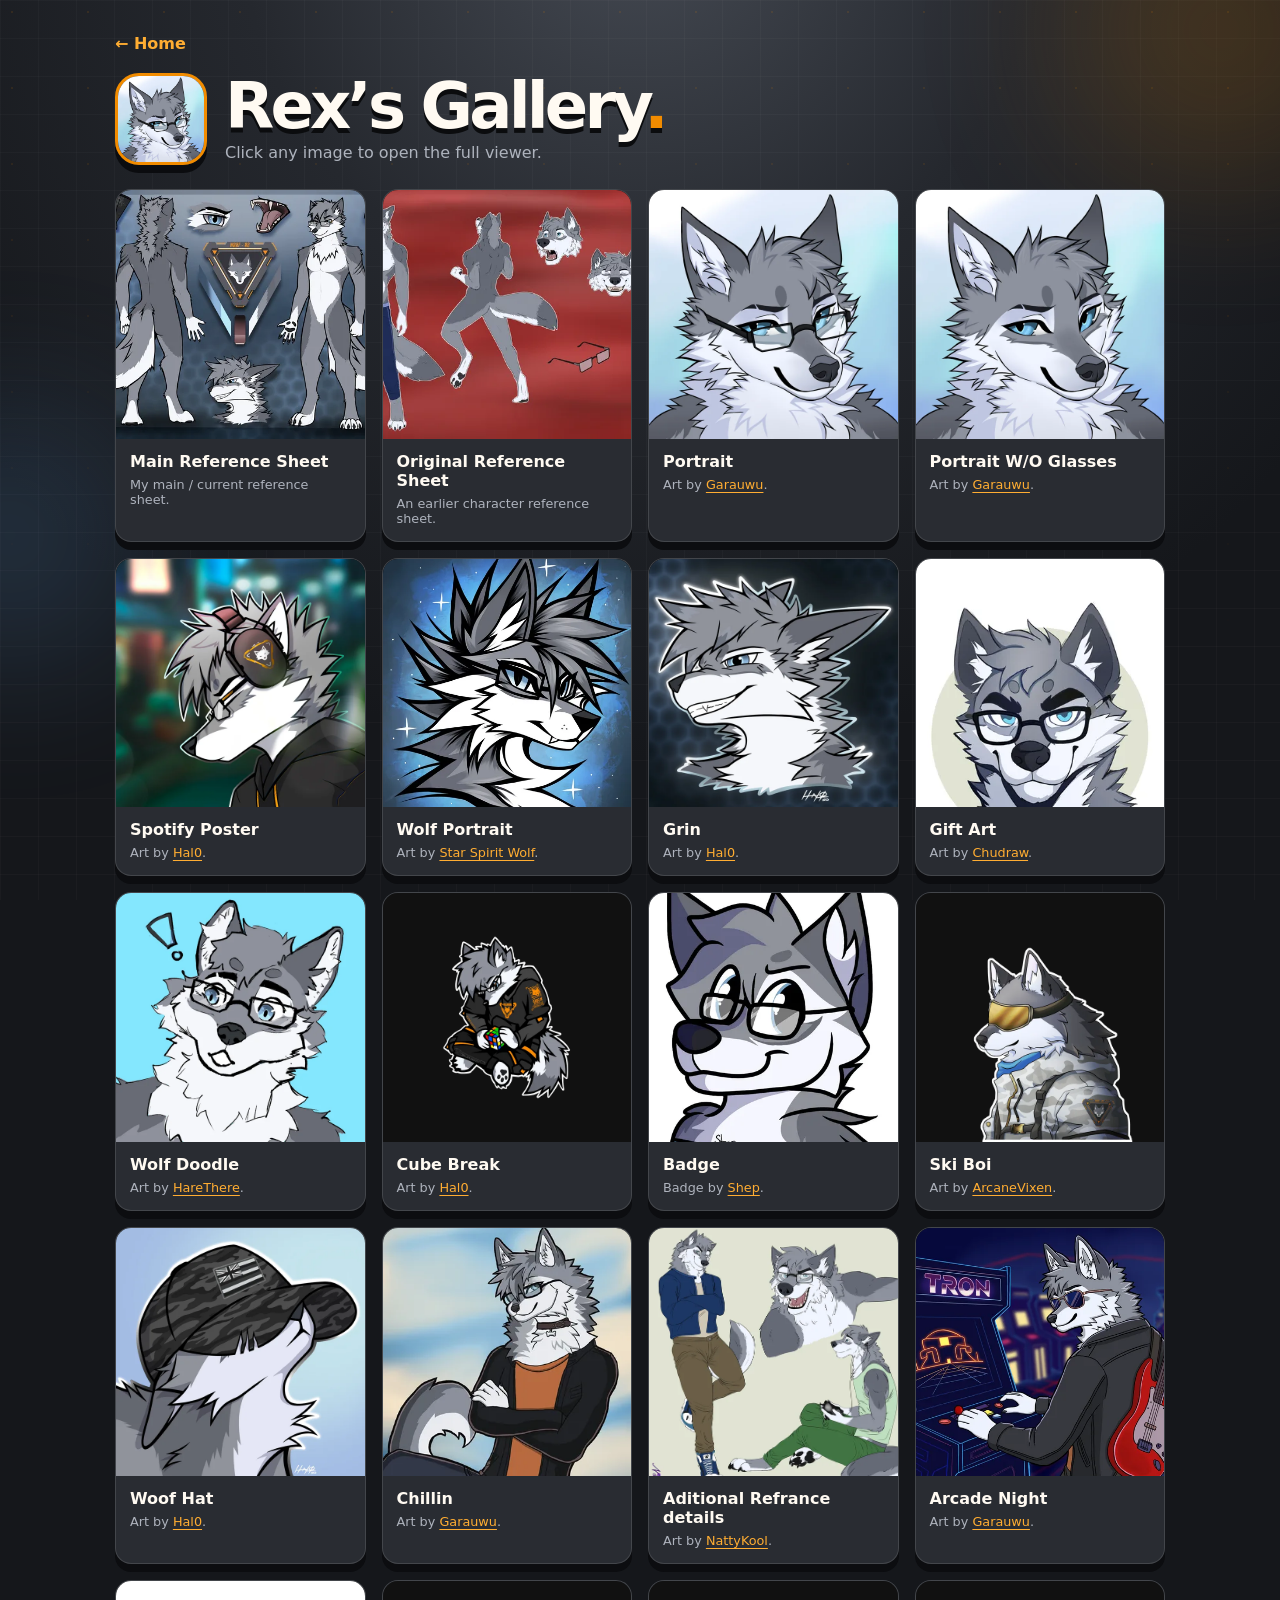
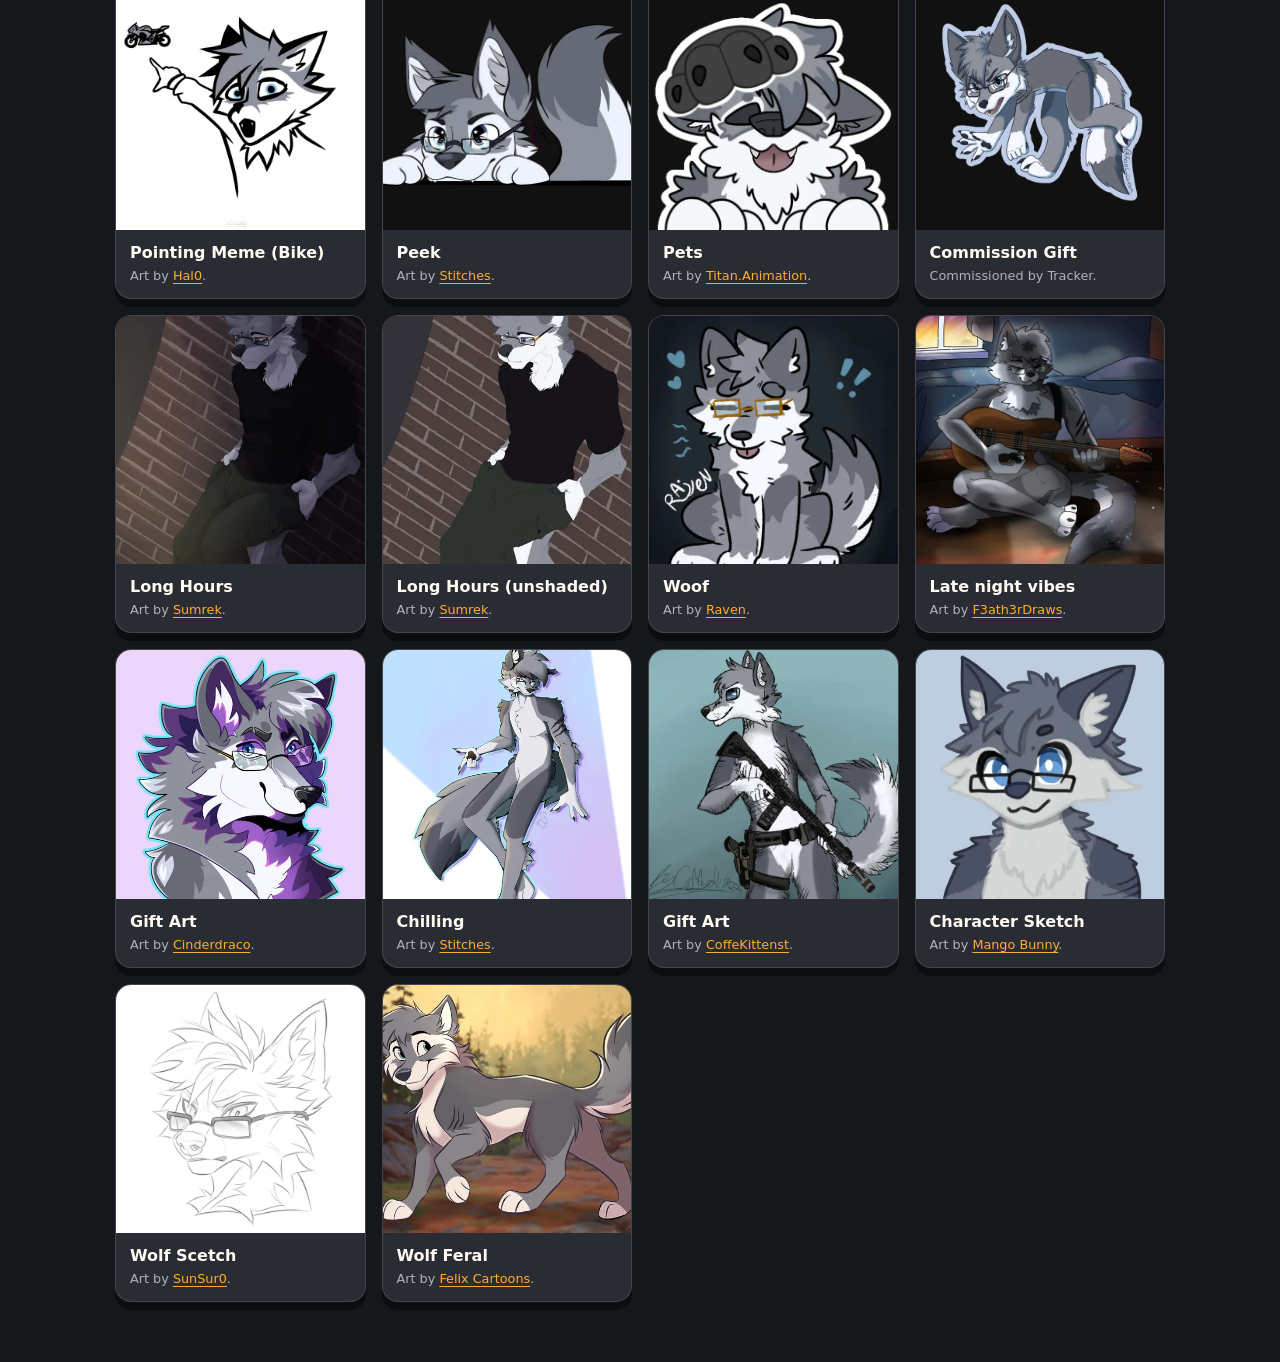
<file: gallery.html>
<!doctype html>
<html lang="en">
<head>
  <meta charset="UTF-8" />
  <meta name="viewport" content="width=device-width, initial-scale=1, viewport-fit=cover" />
  <meta name="theme-color" content="#f28c00" />
  <meta name="description" content="Rex Wolf's image gallery." />
  <title>Rex Wolf • Gallery</title>
  <link rel="icon" type="image/png" href="/favicon.png" />
  <link rel="apple-touch-icon" href="/apple-touch-icon.png" />
<link rel="stylesheet" href="styles.css?v=20261106-creator-links-css" />
</head>
<body class="gallery-page">
  <div class="ambient ambient-one"></div>
  <div class="ambient ambient-two"></div>

  <main class="gallery-shell">
    <header class="gallery-header">
      <a class="back-link" href="index.html">← Home</a>
      <div class="gallery-title-row">
        <img src="assets/images/thumbs/rex-portrait.webp" alt="Rex Wolf" />
        <div><h1>Rex’s Gallery</h1><p>Click any image to open the full viewer.</p></div>
      </div>
    </header>

    <section class="gallery-grid" aria-label="Image gallery"></section>
    <p class="gallery-empty" hidden>No images have been added yet.</p>
  </main>

  <div class="lightbox" aria-hidden="true" role="dialog" aria-modal="true" aria-label="Image viewer">
    <div class="lightbox-panel">
      <header class="lightbox-head"><div><h2 id="lightbox-title"></h2><p id="lightbox-caption"></p></div><div class="lightbox-actions"><a id="download-link" class="download-btn" download>Download</a><button class="close-btn" aria-label="Close image viewer">×</button></div></header>
      <div class="lightbox-stage"><button class="nav-btn prev" aria-label="Previous image">‹</button><img id="lightbox-image" alt=""><button class="nav-btn next" aria-label="Next image">›</button></div>
      <div class="lightbox-counter" id="lightbox-counter"></div>
    </div>
  </div>
  <script src="gallery-data.js?v=20261106043900"></script>
  <script src="gallery.js?v=20261106043900"></script>
  </body>
</html>
</file>
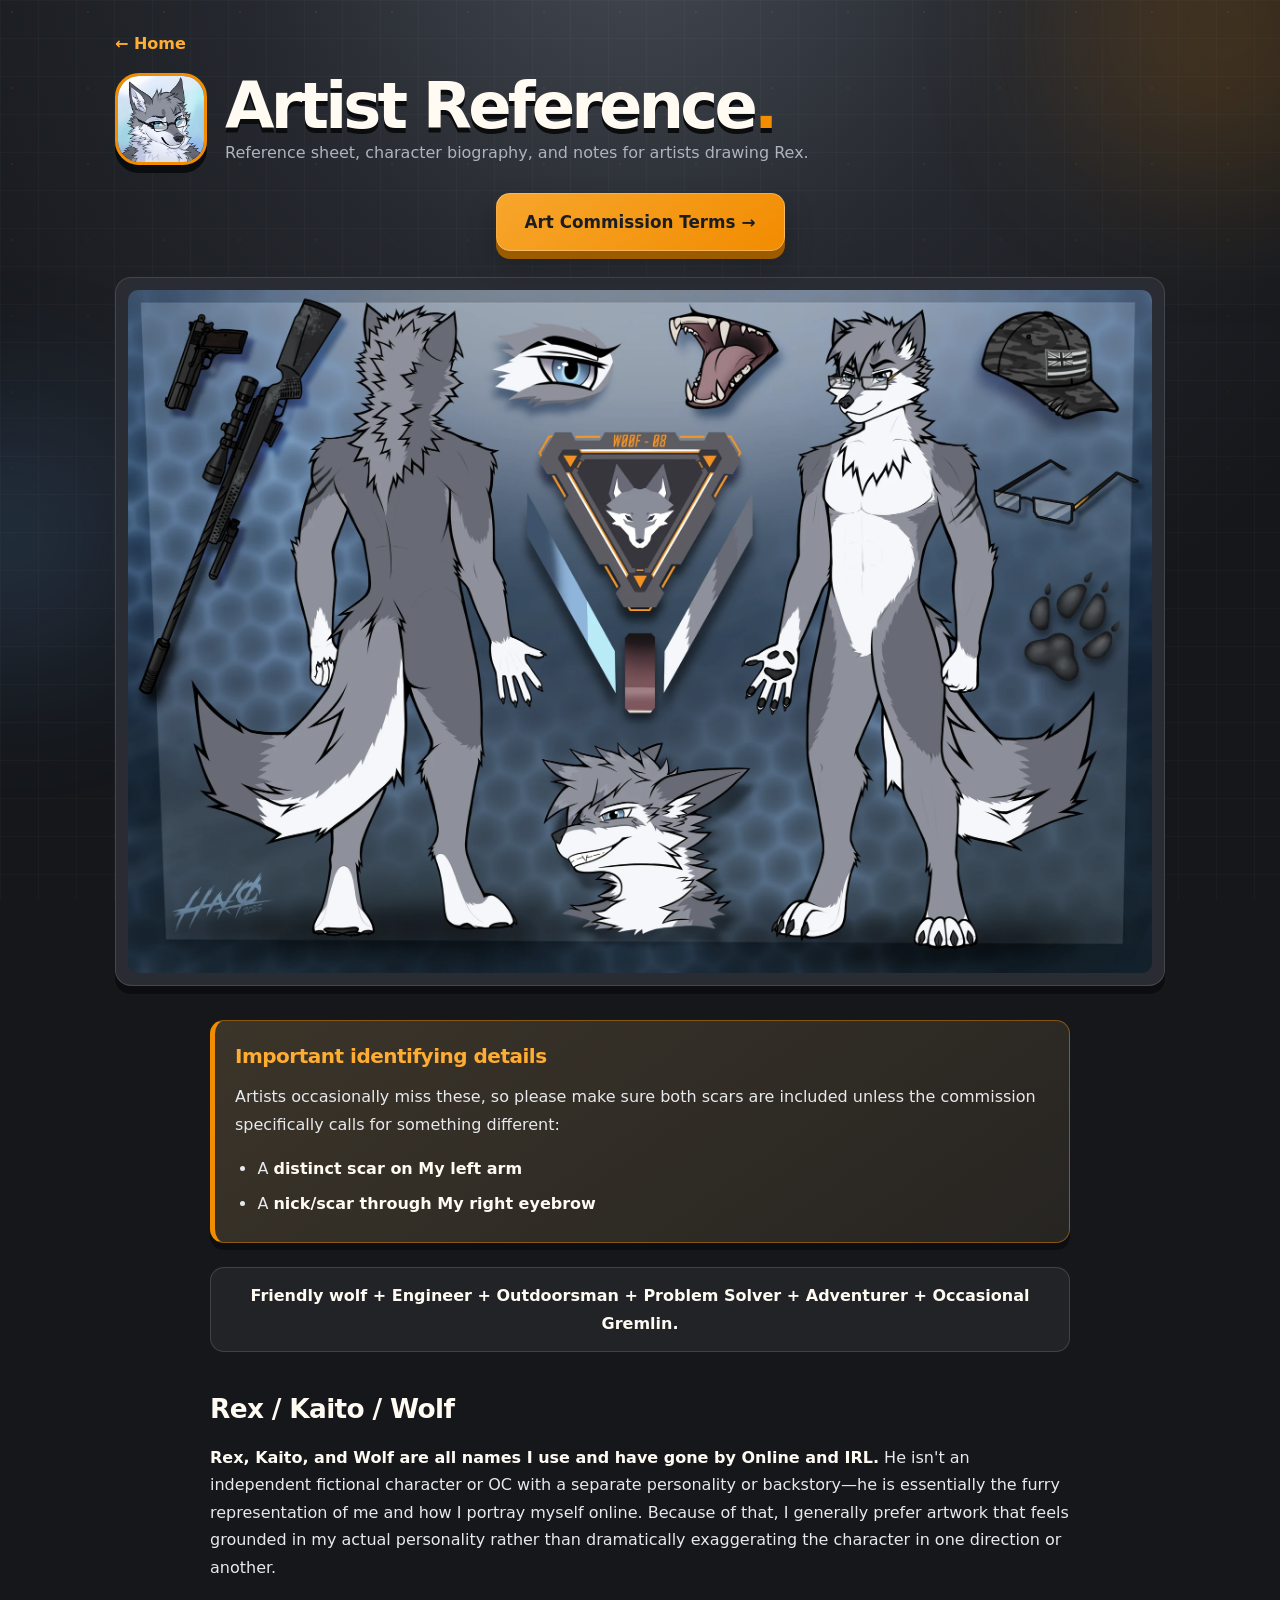
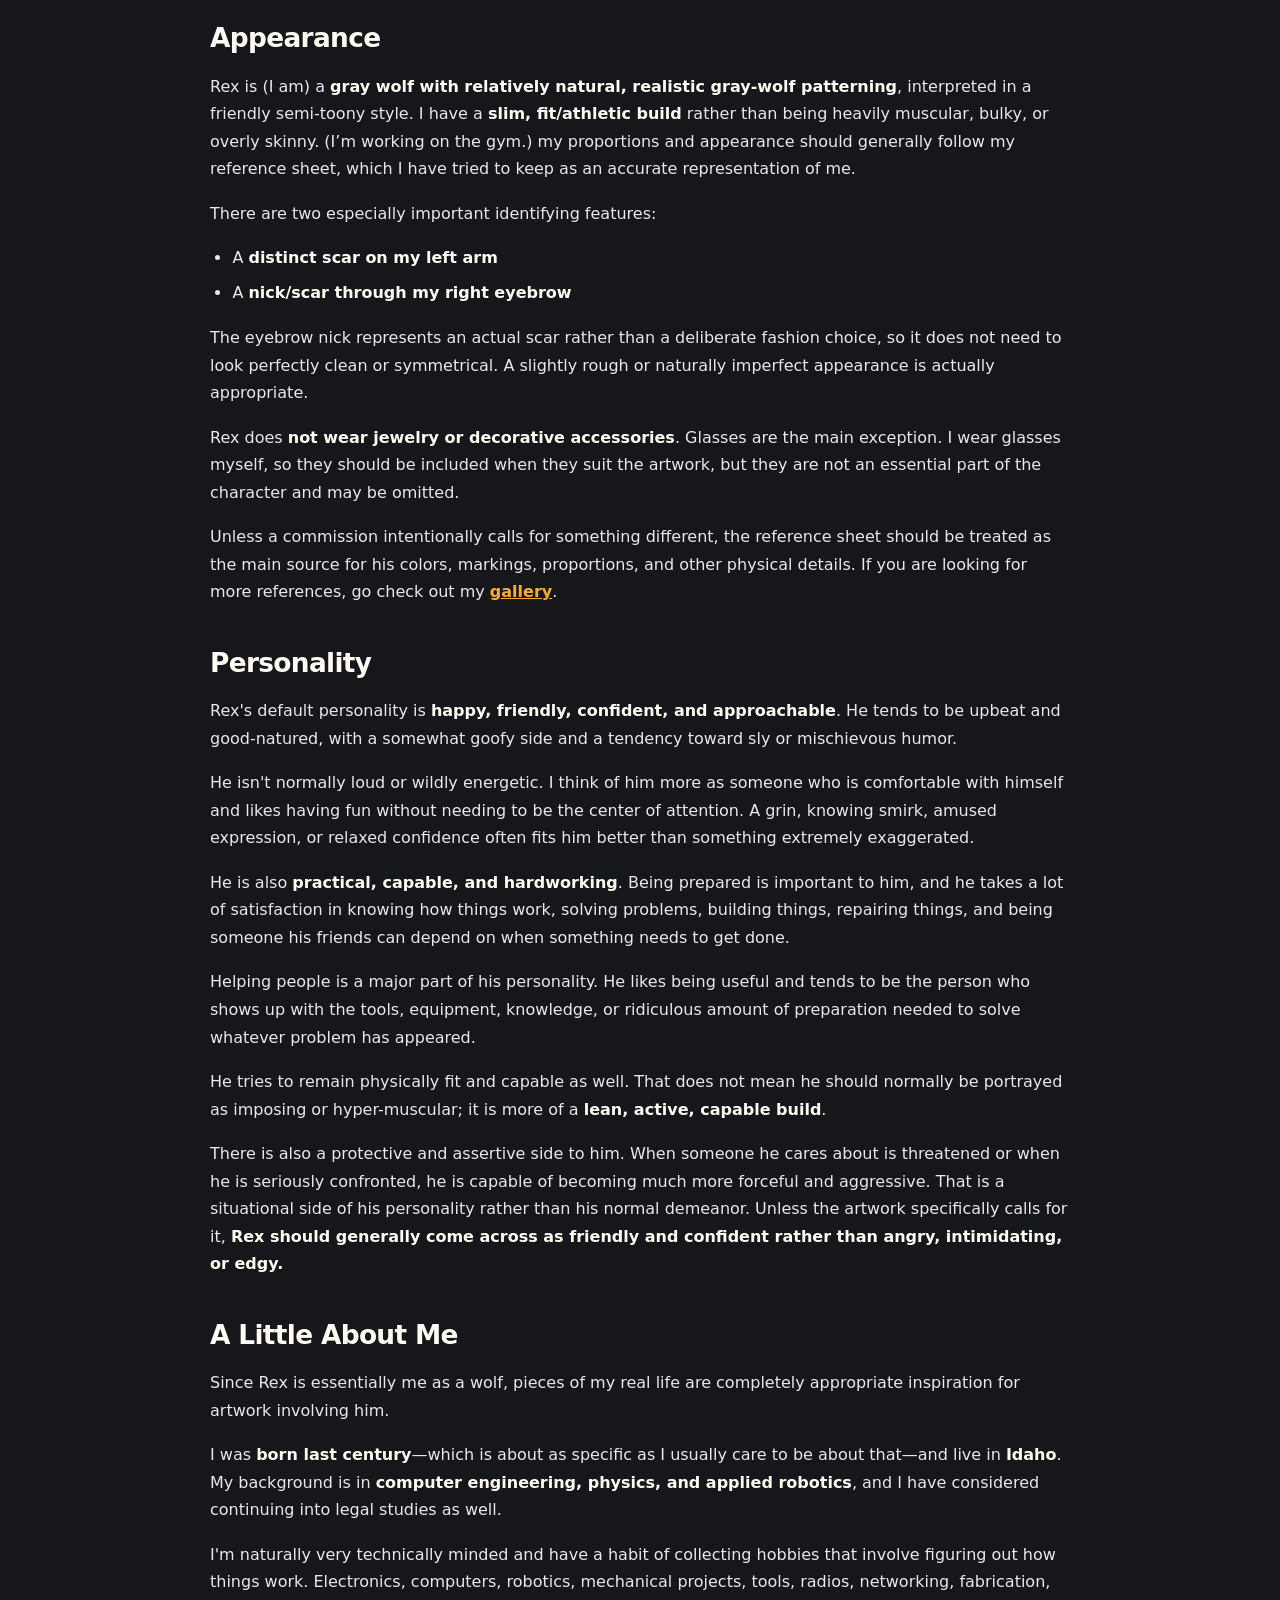
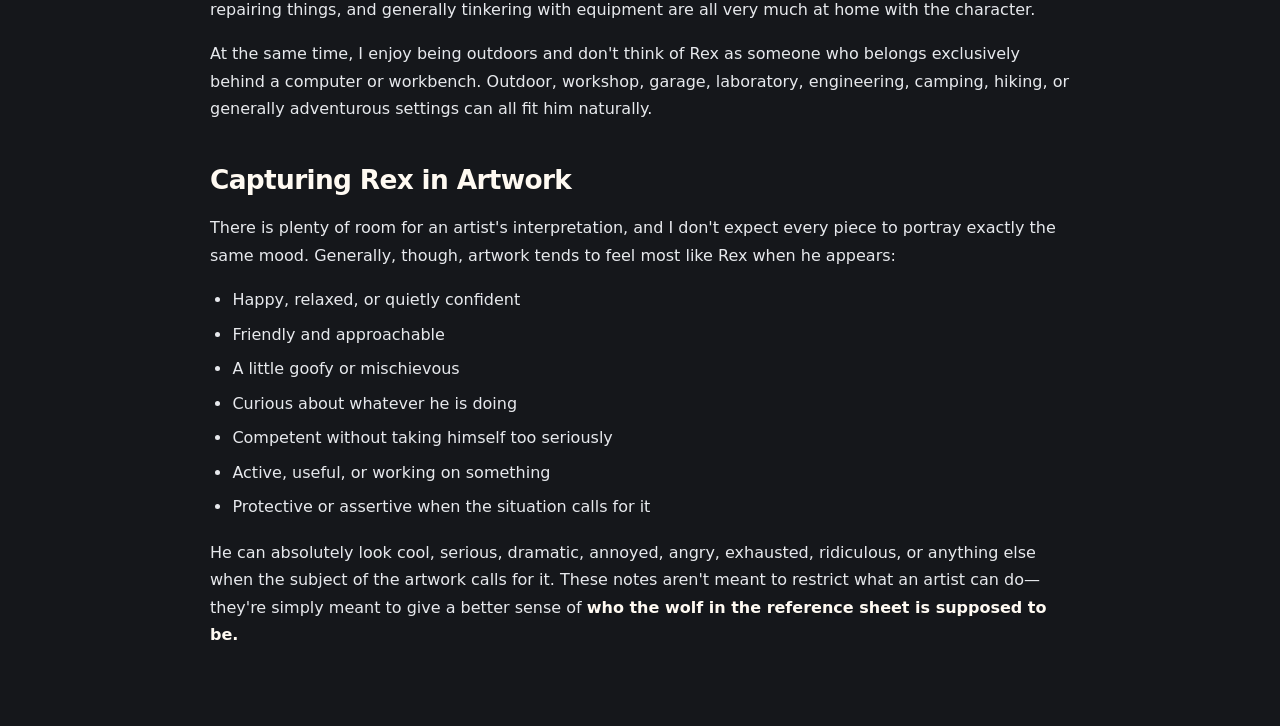
<file: reference.html>
<!doctype html>
<html lang="en">
<head>
  <meta charset="UTF-8" />
  <meta name="viewport" content="width=device-width, initial-scale=1, viewport-fit=cover" />
  <meta name="theme-color" content="#f28c00" />
  <meta name="description" content="Reference sheet and artist guide for Rex Wolf." />
  <title>Rex Wolf • Artist Reference</title>
  <link rel="icon" type="image/png" href="/favicon.png" />
  <link rel="apple-touch-icon" href="/apple-touch-icon.png" />
  <link rel="stylesheet" href="styles.css?v=20261106-creator-links-css" />
</head>
<body>
  <div class="ambient ambient-one"></div>
  <div class="ambient ambient-two"></div>

  <main class="artist-shell">
    <header class="gallery-header artist-header">
      <a class="back-link" href="index.html">← Home</a>
      <div class="gallery-title-row">
        <img src="assets/images/thumbs/rex-portrait.webp" alt="Rex Wolf" />
        <div>
          <h1>Artist Reference</h1>
          <p>Reference sheet, character biography, and notes for artists drawing Rex.</p>
        </div>
      </div>
    </header>

    <div class="artist-actions">
      <a class="terms-btn" href="RexWolf_Artwork_Commission_Terms.pdf" target="_blank" rel="noopener">Art Commission Terms →</a>
    </div>

    <section class="refsheet-wrap" aria-label="Rex Wolf reference sheet">
      <img src="assets/images/full/gallery/000-wolf-main-refsheet.webp" alt="Rex Wolf main reference sheet" />
    </section>

    <article class="artist-copy">
      <div class="artist-note">
        <h2>Important identifying details</h2>
        <p>Artists occasionally miss these, so please make sure both scars are included unless the commission specifically calls for something different:</p>
        <ul>
          <li>A <strong>distinct scar on My left arm</strong></li>
          <li>A <strong>nick/scar through My right eyebrow</strong></li>
        </ul>
      </div>

      <div class="artist-shorthand">Friendly wolf + Engineer + Outdoorsman + Problem Solver + Adventurer + Occasional Gremlin.</div>

      <h2>Rex / Kaito / Wolf</h2>
      <p><strong>Rex, Kaito, and Wolf are all names I use and have gone by Online and IRL.</strong> He isn't an independent fictional character or OC with a separate personality or backstory—he is essentially the furry representation of me and how I portray myself online. Because of that, I generally prefer artwork that feels grounded in my actual personality rather than dramatically exaggerating the character in one direction or another.</p>

      <h2>Appearance</h2>
      <p>Rex is (I am) a <strong>gray wolf with relatively natural, realistic gray-wolf patterning</strong>, interpreted in a friendly semi-toony style. I have a <strong>slim, fit/athletic build</strong> rather than being heavily muscular, bulky, or overly skinny. (I’m working on the gym.) my proportions and appearance should generally follow my reference sheet, which I have tried to keep as an accurate representation of me.</p>

      <p>There are two especially important identifying features:</p>
      <ul>
        <li>A <strong>distinct scar on my left arm</strong></li>
        <li>A <strong>nick/scar through my right eyebrow</strong></li>
      </ul>

      <p>The eyebrow nick represents an actual scar rather than a deliberate fashion choice, so it does not need to look perfectly clean or symmetrical. A slightly rough or naturally imperfect appearance is actually appropriate.</p>

      <p>Rex does <strong>not wear jewelry or decorative accessories</strong>. Glasses are the main exception. I wear glasses myself, so they should be included when they suit the artwork, but they are not an essential part of the character and may be omitted.</p>

      <p>Unless a commission intentionally calls for something different, the reference sheet should be treated as the main source for his colors, markings, proportions, and other physical details. If you are looking for more references, go check out my <a href="gallery.html">gallery</a>.</p>

      <h2>Personality</h2>
      <p>Rex's default personality is <strong>happy, friendly, confident, and approachable</strong>. He tends to be upbeat and good-natured, with a somewhat goofy side and a tendency toward sly or mischievous humor.</p>

      <p>He isn't normally loud or wildly energetic. I think of him more as someone who is comfortable with himself and likes having fun without needing to be the center of attention. A grin, knowing smirk, amused expression, or relaxed confidence often fits him better than something extremely exaggerated.</p>

      <p>He is also <strong>practical, capable, and hardworking</strong>. Being prepared is important to him, and he takes a lot of satisfaction in knowing how things work, solving problems, building things, repairing things,  and being someone his friends can depend on when something needs to get done.</p>

      <p>Helping people is a major part of his personality. He likes being useful and tends to be the person who shows up with the tools, equipment, knowledge, or ridiculous amount of preparation needed to solve whatever problem has appeared.</p>

      <p>He tries to remain physically fit and capable as well. That does not mean he should normally be portrayed as imposing or hyper-muscular; it is more of a <strong>lean, active, capable build</strong>.</p>

      <p>There is also a protective and assertive side to him. When someone he cares about is threatened or when he is seriously confronted, he is capable of becoming much more forceful and aggressive. That is a situational side of his personality rather than his normal demeanor. Unless the artwork specifically calls for it, <strong>Rex should generally come across as friendly and confident rather than angry, intimidating, or edgy.</strong></p>

      <h2>A Little About Me</h2>
      <p>Since Rex is essentially me as a wolf, pieces of my real life are completely appropriate inspiration for artwork involving him.</p>

      <p>I was <strong>born last century</strong>—which is about as specific as I usually care to be about that—and live in <strong>Idaho</strong>. My background is in <strong>computer engineering, physics, and applied robotics</strong>, and I have considered continuing into legal studies as well.</p>

      <p>I'm naturally very technically minded and have a habit of collecting hobbies that involve figuring out how things work. Electronics, computers, robotics, mechanical projects, tools, radios, networking, fabrication, repairing things, and generally tinkering with equipment are all very much at home with the character.</p>

      <p>At the same time, I enjoy being outdoors and don't think of Rex as someone who belongs exclusively behind a computer or workbench. Outdoor, workshop, garage, laboratory, engineering, camping, hiking, or generally adventurous settings can all fit him naturally.</p>

      <h2>Capturing Rex in Artwork</h2>
      <p>There is plenty of room for an artist's interpretation, and I don't expect every piece to portray exactly the same mood. Generally, though, artwork tends to feel most like Rex when he appears:</p>

      <ul>
        <li>Happy, relaxed, or quietly confident</li>
        <li>Friendly and approachable</li>
        <li>A little goofy or mischievous</li>
        <li>Curious about whatever he is doing</li>
        <li>Competent without taking himself too seriously</li>
        <li>Active, useful, or working on something</li>
        <li>Protective or assertive when the situation calls for it</li>
      </ul>

      <p>He can absolutely look cool, serious, dramatic, annoyed, angry, exhausted, ridiculous, or anything else when the subject of the artwork calls for it. These notes aren't meant to restrict what an artist can do—they're simply meant to give a better sense of <strong>who the wolf in the reference sheet is supposed to be.</strong></p>
    </article>
  </main>
</body>
</html>
</file>
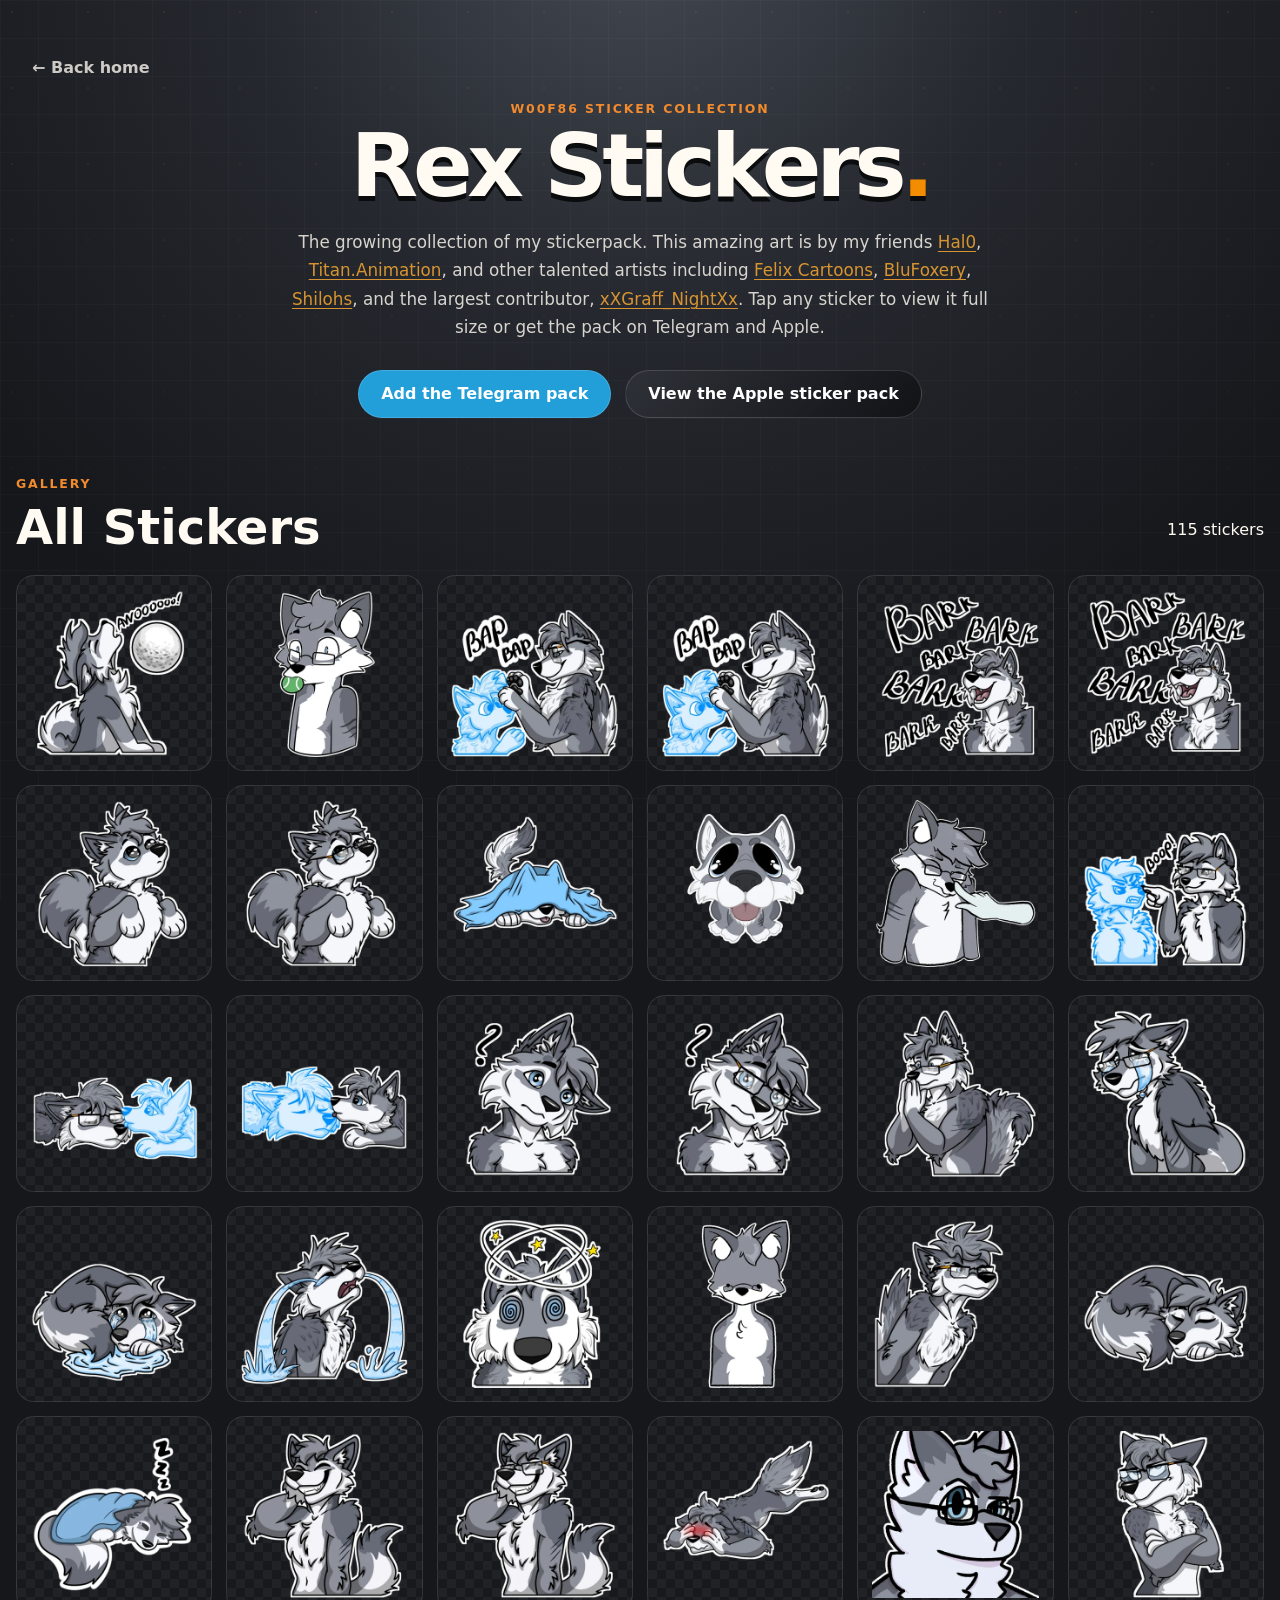
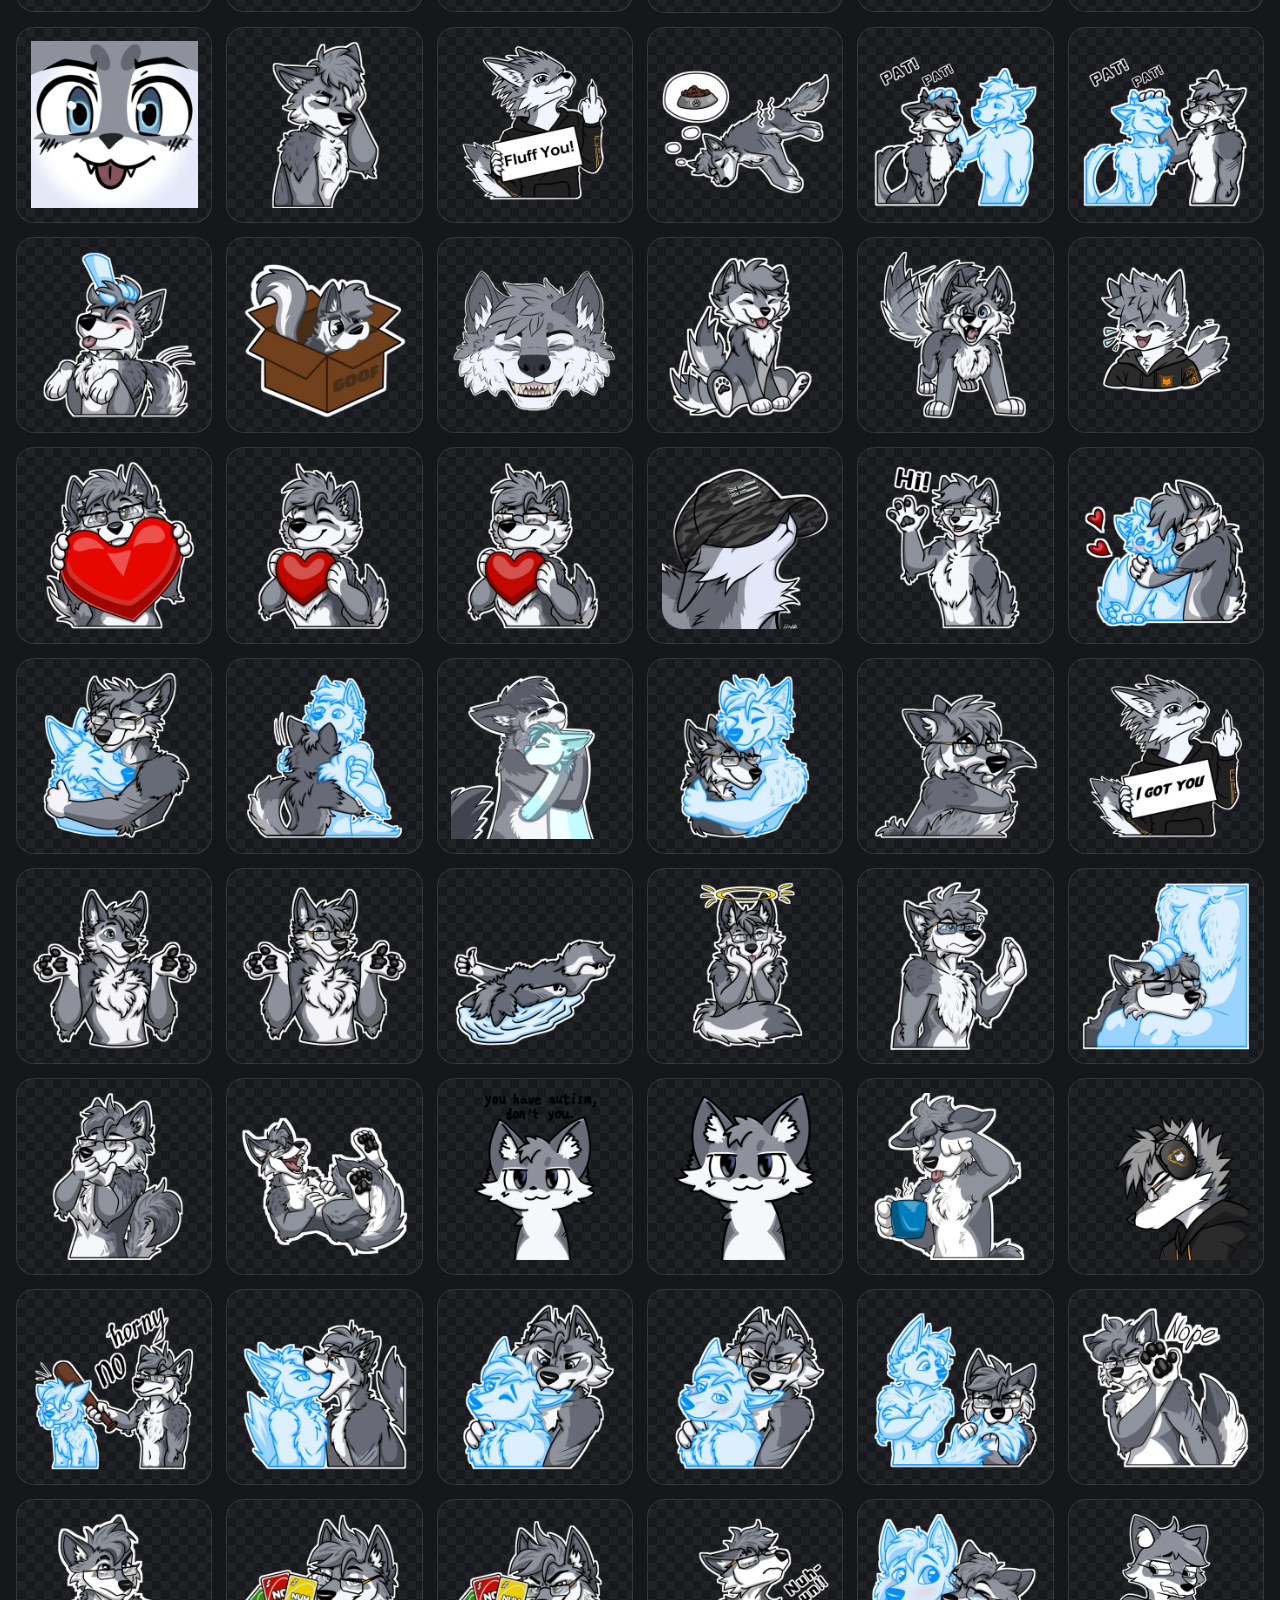
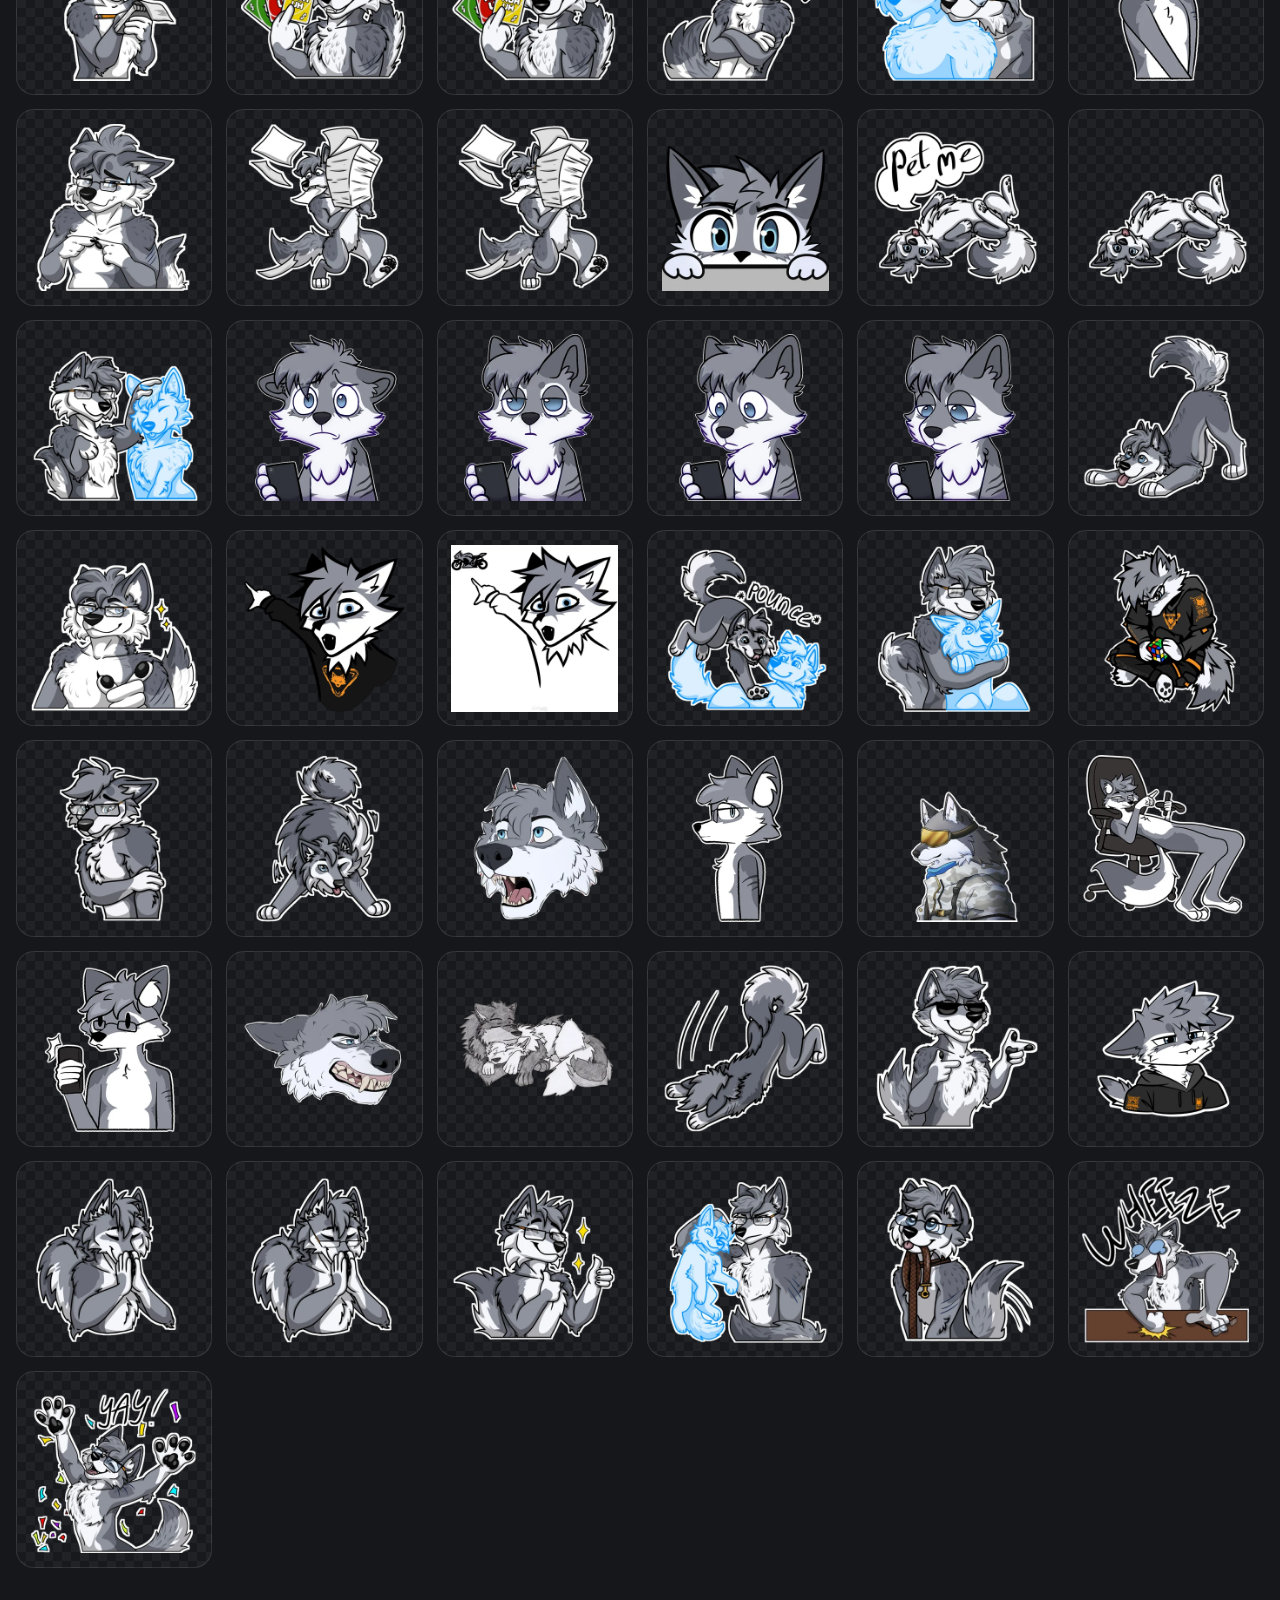
<file: stickers.html>
<!doctype html>
<html lang="en">
<head>
  <meta charset="utf-8"><meta name="viewport" content="width=device-width, initial-scale=1">
  <link rel="icon" type="image/png" href="/favicon.png">
  <title>Stickers | RexWolf</title>
  <link rel="stylesheet" href="/styles.css?v=20261106-creator-links-css">
  <link rel="stylesheet" href="/stickers.css?v=20261106-creator-links-css">
</head>
<body>
<main class="sticker-page">
  <section class="sticker-hero">
    <a class="back-link" href="/index.html">← Back home</a>
    <p class="eyebrow">W00F86 Sticker Collection</p>
    <h1>Rex Stickers</h1>
    <p class="sticker-intro">The growing collection of my stickerpack. This amazing art is by my friends <span data-artist="hal0">Halo</span>, <span data-artist="titan-animation">Titan.Animation</span>, and other talented artists including <span data-artist="felix-cartoons">Felix Cartoons</span>, <span data-artist="blufoxery">BluFoxery</span>, <span data-artist="shilohs">Shilohs</span>, and the largest contributor, <span data-artist="graff">xXGraff_NightXx</span>. Tap any sticker to view it full size or get the pack on Telegram and Apple.</p>
    <div class="sticker-pack-links">
      <a class="pack-button telegram" href="https://t.me/addstickers/W00F86" target="_blank" rel="noopener">Add the Telegram pack</a>
      <a class="pack-button apple" href="https://apps.apple.com/us/app/wolfs-stickers/id6796094462" target="_blank" rel="noopener">View the Apple sticker pack</a>
    </div>
  </section>
  <section class="sticker-gallery-section">
    <div class="sticker-section-heading"><div><p class="eyebrow">Gallery</p><h2>All Stickers</h2></div><p id="sticker-count"></p></div>
    <div id="sticker-grid" class="sticker-grid"></div>
  </section>
</main>
<div id="sticker-lightbox" class="sticker-lightbox" hidden>
  <button class="lightbox-close" type="button" aria-label="Close">×</button>
  <button class="lightbox-nav lightbox-prev" type="button" aria-label="Previous">‹</button>
  <figure class="lightbox-figure">
    <div class="lightbox-image-stage"><img id="lightbox-image" alt=""></div>
    <figcaption><h2 id="lightbox-title"></h2><p id="lightbox-caption"></p><a id="lightbox-download" class="lightbox-download" download>Download original PNG</a></figcaption>
  </figure>
  <button class="lightbox-nav lightbox-next" type="button" aria-label="Next">›</button>
</div>
<script src="/sticker-data.js?v=20260930183931"></script>
<script src="/stickers.js?v=20260930183931"></script>
<script src="/artist-links.js?v=20261106-creator-links-css"></script>
</body></html>
</file>
<file: styles.css>
:root {
  --orange:#f28c00;
  --orange2:#ffad32;
  --charcoal:#1b1d22;
  --panel:#292c33;
  --paper:#fffaf2;
  --muted:#aeb3bd;
  --blue:#71b7ff;
  --shadow:#090a0d;
  --max:520px
}

* {
  box-sizing:border-box
}

html {
  min-height:100%;
  background:#15171b
}

body {
  margin:0;
  min-height:100%;
  font-family:Inter,ui-rounded,"Segoe UI",system-ui,-apple-system,sans-serif;
  color:var(--paper);
  background:
linear-gradient(rgba(255,255,255,.025) 1px,transparent 1px),linear-gradient(90deg,rgba(255,255,255,.025) 1px,transparent 1px),radial-gradient(circle at 50% -10%,#454a53 0,#25282e 34%,#15171b 72%);
  background-size:38px 38px,38px 38px,auto;
  background-attachment:fixed;
  overflow-x:hidden
}

body:before {
  content:"";
  position:fixed;
  inset:0;
  pointer-events:none;
  opacity:.16;
  background-image:radial-gradient(circle at 12px 12px,rgba(242,140,0,.7) 1px,transparent 1.5px);
  background-size:76px 76px;
  mask-image:linear-gradient(to bottom,#000,transparent 78%)
}

a {
  color:inherit
}

.ambient {
  position:fixed;
  border-radius:50%;
  filter:blur(80px);
  opacity:.17;
  pointer-events:none
}

.ambient-one {
  width:320px;
  height:320px;
  background:var(--orange);
  top:-130px;
  right:-100px
}

.ambient-two {
  width:260px;
  height:260px;
  background:var(--blue);
  left:-120px;
  top:45%
}

.landing-shell {
  width:min(calc(100% - 28px),var(--max));
  margin:0 auto;
  padding:24px 0 42px;
  position:relative
}

.hero {
  text-align:center
}

.hero-art-wrap {
  position:relative;
  min-height:286px;
  display:flex;
  align-items:flex-end;
  justify-content:center
}

.hero-art {
  width:min(94vw,430px);
  max-height:350px;
  object-fit:contain;
  filter:drop-shadow(0 20px 18px rgba(0,0,0,.34));
  animation:float 5s ease-in-out infinite
}

.speech-bubble {
  position:absolute;
  right:0;
  top:6px;
  background:var(--paper);
  color:#24262b;
  border:3px solid var(--charcoal);
  border-radius:14px;
  padding:10px 13px;
  font-weight:800;
  font-size:.78rem;
  line-height:1.25;
  box-shadow:6px 7px 0 var(--orange)
}

.speech-bubble:after {
  content:"";
  position:absolute;
  left:18px;
  bottom:-14px;
  border:8px solid transparent;
  border-top-color:var(--paper);
  transform:rotate(12deg)
}

h1 {
  font-size:clamp(2.8rem,12vw,4.5rem);
  margin:-2px 0 8px;
  letter-spacing:-.06em;
  line-height:.95;
  text-shadow:0 5px 0 #0b0c0e
}

h1:after {
  content:".";
  color:var(--orange)
}

.tagline {
  display:inline-flex;
  align-items:center;
  gap:8px;
  margin:8px 0 22px;
  padding:9px 14px;
  border:1px solid rgba(255,255,255,.14);
  border-radius:999px;
  background:rgba(255,255,255,.055);
  font-size:.86rem;
  color:#e2e4e8;
  box-shadow:0 6px 18px rgba(0,0,0,.22)
}

.status-dot {
  width:9px;
  height:9px;
  border-radius:50%;
  background:var(--orange);
  box-shadow:0 0 0 4px rgba(242,140,0,.18)
}

.link-stack {
  display:grid;
  gap:11px
}

.social-card {
  display:grid;
  grid-template-columns:48px 1fr auto;
  gap:13px;
  align-items:center;
  min-height:68px;
  padding:10px 12px;
  text-decoration:none;
  background:linear-gradient(145deg,#32353d,#24262c);
  border:1px solid rgba(255,255,255,.11);
  border-radius:14px;
  box-shadow:0 7px 0 #0d0e11,0 12px 25px rgba(0,0,0,.22);
  transition:transform .16s ease,border-color .16s ease,box-shadow .16s ease;
  cursor:pointer;
  position:relative;
  overflow:hidden
}

.social-card:before {
  content:"";
  position:absolute;
  left:0;
  top:0;
  bottom:0;
  width:4px;
  background:var(--orange)
}

.social-card:hover,.social-card:focus-visible {
  transform:translateY(-3px);
  border-color:rgba(242,140,0,.7);
  box-shadow:0 10px 0 #0d0e11,0 18px 30px rgba(0,0,0,.3);
  outline:none
}

.social-card:active {
  transform:translateY(3px);
  box-shadow:0 3px 0 #0d0e11
}

.icon-box {
  width:48px;
  height:48px;
  border-radius:12px;
  display:grid;
  place-items:center;
  background:var(--orange);
  color:#191a1e;
  font-weight:950;
  letter-spacing:-.06em;
  box-shadow:inset 0 0 0 2px rgba(255,255,255,.25)
}

.link-copy {
  display:flex;
  flex-direction:column;
  min-width:0
}

.link-copy strong {
  font-size:1.03rem
}

.link-copy small {
  color:var(--muted);
  font-size:.78rem;
  margin-top:2px;
  white-space:nowrap;
  overflow:hidden;
  text-overflow:ellipsis
}

.action {
  height:36px;
  min-width:36px;
  padding:0 10px;
  border-radius:10px;
  display:grid;
  place-items:center;
  background:rgba(255,255,255,.075);
  color:var(--orange2);
  font-weight:900
}

.copy-action {
  font-size:.72rem
}

.gallery-link {
  margin-top:5px;
  background:linear-gradient(145deg,#3b3429,#272522)
}

.gallery-link .icon-box {
  background:var(--blue)
}

.gallery-link:before {
  background:var(--blue)
}

.gallery-link .action {
  color:var(--blue)
}

footer {
  text-align:center;
  margin-top:38px;
  color:#8f949f;
  font-size:.76rem
}

.footer-avatar {
  width:94px;
  height:94px;
  border-radius:50%;
  object-fit:cover;
  border:3px solid var(--orange);
  box-shadow:0 8px 0 #0d0e11;
  margin-bottom:8px
}

.toast {
  position:fixed;
  left:50%;
  bottom:28px;
  transform:translate(-50%,30px);
  opacity:0;
  background:var(--paper);
  color:#202126;
  padding:11px 16px;
  border-radius:999px;
  font-weight:850;
  box-shadow:0 12px 30px rgba(0,0,0,.4);
  transition:.22s ease;
  z-index:50
}

.toast.show {
  opacity:1;
  transform:translate(-50%,0)
}

/* Gallery */
.gallery-shell {
  width:min(calc(100% - 28px),1050px);
  margin:0 auto;
  padding:34px 0 60px;
  position:relative
}

.gallery-header {
  margin-bottom:24px
}

.back-link {
  display:inline-block;
  color:var(--orange2);
  font-weight:800;
  text-decoration:none;
  margin-bottom:20px
}

.gallery-title-row {
  display:flex;
  align-items:center;
  gap:18px
}

.gallery-title-row img {
  width:92px;
  height:92px;
  border-radius:24px;
  object-fit:cover;
  border:3px solid var(--orange);
  box-shadow:0 8px 0 #0b0c0f
}

.gallery-title-row h1 {
  font-size:clamp(2.25rem,8vw,4rem);
  margin:0 0 7px
}

.gallery-title-row p {
  margin:0;
  color:var(--muted)
}

.gallery-grid {
  display:grid;
  grid-template-columns:repeat(auto-fit,minmax(220px,1fr));
  gap:16px
}

.gallery-card {
  padding:0;
  border:1px solid rgba(255,255,255,.12);
  border-radius:16px;
  overflow:hidden;
  background:#292c32;
  color:var(--paper);
  text-align:left;
  cursor:pointer;
  box-shadow:0 8px 0 #0c0d10;
  transition:.18s ease
}

.gallery-card:hover,
.gallery-card:focus-visible {
  transform:translateY(-4px);
  border-color:var(--orange);
  outline:none
}

.gallery-card img {
  display: block;
  width: 100%;
  aspect-ratio: 1;
  object-fit: cover;
  object-position: center 25%;
  background: #111;
}

.gallery-card span {
  display:flex;
  flex-direction:column;
  padding:13px 14px 15px
}

.gallery-card strong {
  font-size:1rem
}

.gallery-card small {
  color:var(--muted);
  margin-top:3px
}

.lightbox {
  position:fixed;
  inset:0;
  padding:20px;
  background:rgba(5,6,8,.88);
  backdrop-filter:blur(9px);
  display:none;
  place-items:center;
  z-index:100
}

.lightbox.open {
  display:grid
}

.lightbox-panel {
  width:min(100%,1100px);
  max-height:calc(100vh - 40px);
  display:flex;
  flex-direction:column;
  background:#1f2227;
  border:1px solid rgba(255,255,255,.13);
  border-radius:18px;
  overflow:hidden;
  box-shadow:0 30px 80px rgba(0,0,0,.65)
}

.lightbox-head {
  display:flex;
  justify-content:space-between;
  align-items:center;
  gap:16px;
  padding:13px 16px;
  background:#f7f3ec;
  color:#222
}

.lightbox-head h2 {
  font-size:1rem;
  margin:0
}

.lightbox-head p {
  font-size:.75rem;
  color:#666;
  margin:3px 0 0
}

.lightbox-actions {
  display:flex;
  gap:8px;
  align-items:center
}

.download-btn,.close-btn {
  border:0;
  border-radius:999px;
  padding:9px 13px;
  background:#222;
  color:#fff;
  text-decoration:none;
  font-weight:800;
  font-size:.78rem
}

.close-btn {
  width:36px;
  height:36px;
  padding:0;
  background:#e6e1d9;
  color:#222;
  font-size:1.35rem;
  cursor:pointer
}

.lightbox-stage {
  min-height:0;
  position:relative;
  display:flex;
  align-items:center;
  justify-content:center;
  padding:16px;
  background:#111318;
  flex:1
}

.lightbox-stage img {
  max-width:100%;
  max-height:calc(100vh - 155px);
  object-fit:contain
}

.nav-btn {
  position:absolute;
  top:50%;
  transform:translateY(-50%);
  width:46px;
  height:58px;
  border:0;
  border-radius:13px;
  background:rgba(0,0,0,.55);
  color:#fff;
  font-size:2.2rem;
  cursor:pointer
}

.nav-btn.prev {
  left:12px
}

.nav-btn.next {
  right:12px
}

.lightbox-counter {
  text-align:center;
  padding:7px;
  background:#191b20;
  color:#999;
  font-size:.74rem
}

@keyframes float {
  50% {
    transform:translateY(-8px) rotate(-.4deg)
  }
}

@media(max-width:560px) {
  .landing-shell {
    padding-top:8px
  }
  .hero-art-wrap {
    min-height:248px
  }
  .speech-bubble {
    right:2px;
    top:2px;
    font-size:.69rem
  }
  .social-card {
    min-height:64px;
    grid-template-columns:44px 1fr auto
  }
  .icon-box {
    width:44px;
    height:44px
  }
  .gallery-title-row img {
    width:72px;
    height:72px;
    border-radius:19px
  }
  .lightbox {
    padding:0
  }
  .lightbox-panel {
    max-height:100vh;
    height:100%;
    border-radius:0
  }
  .lightbox-head {
    padding:11px
  }
  .download-btn {
    padding:8px 10px
  }
  .lightbox-stage img {
    max-height:calc(100vh - 140px)
  }
  .nav-btn {
    width:39px;
    height:50px
  }
  .gallery-grid {
    grid-template-columns:repeat(2,minmax(0,1fr));
    gap:11px
  }
  .gallery-card span {
    padding:10px
  }
  .gallery-card small {
    font-size:.69rem
  }
}

@media(prefers-reduced-motion:reduce) {
  * {
    scroll-behavior:auto!important;
    animation:none!important;
    transition:none!important
  }
}

.icon-box {
  width: 52px;
  height: 52px;
  flex-shrink: 0;
  overflow: hidden;
  /* clips anything outside */
    border-radius: 14px;
  /* same radius as your icons */

    padding: 0;
  display: flex;
  align-items: center;
  justify-content: center;
}

.icon-box img {
  width: 100%;
  height: 100%;
  display: block;
  object-fit: cover;
  /* fills the box */
}

/* Artist Reference */
.artist-shell {
  width:min(calc(100% - 28px),1050px);
  margin:0 auto;
  padding:34px 0 60px;
  position:relative
}

.artist-header {
  margin-bottom:24px
}

.artist-actions {
  display:flex;
  justify-content:center;
  margin:28px 0 26px
}

.terms-btn {
  display:inline-flex;
  align-items:center;
  justify-content:center;
  min-height:58px;
  padding:0 28px;
  border-radius:14px;
  background:linear-gradient(145deg,#f7a62d,#f28c00);
  color:#1b1d22;
  text-decoration:none;
  font-weight:900;
  font-size:1.05rem;
  border:1px solid rgba(255,255,255,.25);
  box-shadow:0 8px 0 #9d5b00,0 14px 28px rgba(0,0,0,.28);
  transition:transform .16s ease,box-shadow .16s ease
}

.terms-btn:hover,.terms-btn:focus-visible {
  transform:translateY(-3px);
  box-shadow:0 11px 0 #9d5b00,0 18px 32px rgba(0,0,0,.32);
  outline:none
}

.terms-btn:active {
  transform:translateY(3px);
  box-shadow:0 4px 0 #9d5b00
}

.refsheet-wrap {
  margin:0 0 34px;
  padding:12px;
  background:#292c32;
  border:1px solid rgba(255,255,255,.12);
  border-radius:16px;
  box-shadow:0 8px 0 #0c0d10
}

.refsheet-wrap img {
  display:block;
  width:100%;
  height:auto;
  border-radius:10px;
  background:#111
}

.artist-copy {
  max-width:860px;
  margin:0 auto;
  color:#e7e9ed;
  font-size:1rem;
  line-height:1.72
}

.artist-copy h2 {
  margin:34px 0 12px;
  color:var(--paper);
  font-size:1.65rem;
  letter-spacing:-.025em
}

.artist-copy h2:first-child {
  margin-top:0
}

.artist-copy p {
  margin:0 0 17px
}

.artist-copy ul {
  margin:0 0 18px;
  padding-left:1.4rem
}

.artist-copy li {
  margin:7px 0
}

.artist-copy strong {
  color:var(--paper)
}

.artist-copy a {
  color:var(--orange2);
  font-weight:800
}

.artist-note {
  margin:24px 0;
  padding:18px 20px;
  background:linear-gradient(145deg,#3b3429,#272522);
  border:1px solid rgba(242,140,0,.45);
  border-left:5px solid var(--orange);
  border-radius:14px;
  box-shadow:0 7px 0 #0d0e11
}

.artist-note h2 {
  margin:0 0 10px;
  font-size:1.25rem;
  color:var(--orange2)
}

.artist-note p:last-child,.artist-note ul:last-child {
  margin-bottom:0
}

.artist-shorthand {
  margin:24px 0;
  padding:14px 18px;
  text-align:center;
  background:rgba(255,255,255,.055);
  border:1px solid rgba(255,255,255,.14);
  border-radius:14px;
  font-weight:900;
  color:var(--paper)
}

@media(max-width:560px) {
  .artist-shell {
    padding-top:24px
  }
  .artist-actions {
    margin-top:22px
  }
  .terms-btn {
    width:100%
  }
  .refsheet-wrap {
    padding:7px;
    margin-bottom:28px
  }
  .artist-copy {
    font-size:.96rem;
    line-height:1.66
  }
  .artist-copy h2 {
    font-size:1.4rem
  }
  .artist-note {
    padding:16px
  }
}

/* Artwork artist credits — artist-gallery.css */
/* Artwork cards: the image button and artist link are separate accessible controls. */
.gallery-card {
  display:flex;
  flex-direction:column;
}

.gallery-card-open {
  width:100%;
  padding:0;
  border:0;
  background:none;
  color:inherit;
  text-align:left;
  cursor:pointer;
  font:inherit;
}

.gallery-card-open img {
  display:block;
  width:100%;
}

.gallery-card-open strong {
  display:block;
  padding:13px 14px 3px;
  font-size:1rem;
}

.gallery-card .gallery-card-credit {
  display:block;
  padding:0 14px 15px;
  margin-top:3px;
  font-size:.8rem;
  color:var(--muted);
}

.gallery-card:focus-within {
  border-color:var(--orange);
}

.artist-link {
  color: var(--orange2);
  font-weight: 400;
  text-decoration: underline;
  text-decoration-thickness: 1px;
  text-underline-offset: 3px;
  transition: color 0.2s ease;
}

.gallery-card-open:focus-visible {
  outline:2px solid var(--orange);
  outline-offset:-2px;
}

@media(max-width:560px) {
  .gallery-card-open strong {
    padding:10px 10px 2px;
  }
  .gallery-card .gallery-card-credit {
    padding:0 10px 10px;
    font-size:.69rem;
  }
}
</file>
<file: stickers.css>
.sticker-page {
  width: min(1500px, calc(100% - 32px));
  margin: auto;
  padding: 34px 0 64px;
}

.sticker-hero {
  position: relative;
  text-align: center;
  padding: 24px 16px 38px;
}

.back-link {
  display: block;
  width: fit-content;
  margin: 0 0 24px;
  color: inherit;
  opacity: 0.78;
  text-decoration: none;
  font-weight: 700;
}

.back-link:hover {
  opacity: 1;
  color: #f28a2e;
}

.eyebrow {
  margin: 0 0 8px;
  color: #f28a2e;
  font-size: 0.78rem;
  font-weight: 800;
  letter-spacing: 0.15em;
  text-transform: uppercase;
}

.sticker-hero h1 {
  margin: 0;
  font-size: clamp(2.5rem, 7vw, 5.5rem);
  line-height: 0.95;
}

.sticker-intro {
  max-width: 720px;
  margin: 20px auto 0;
  font-size: 1.05rem;
  line-height: 1.7;
  opacity: 0.82;
}

.sticker-pack-links {
  display: flex;
  flex-wrap: wrap;
  justify-content: center;
  gap: 14px;
  margin-top: 28px;
}

.pack-button,
.lightbox-download {
  display: inline-flex;
  align-items: center;
  justify-content: center;
  min-height: 48px;
  padding: 0 22px;
  border: 1px solid #ffffff26;
  border-radius: 999px;
  color: #fff;
  font-weight: 800;
  text-decoration: none;
  transition:
    transform 0.18s ease,
    filter 0.18s ease;
}

.pack-button:hover,
.lightbox-download:hover {
  transform: translateY(-2px);
  filter: brightness(1.08);
}

.pack-button.telegram {
  background: #229ed9;
}

.pack-button.apple {
  background: linear-gradient(135deg, #2e3137, #111317);
}

.sticker-gallery-section {
  padding-top: 20px;
}

.sticker-section-heading {
  display: flex;
  align-items: end;
  justify-content: space-between;
  gap: 20px;
  margin-bottom: 20px;
}

.sticker-section-heading h2 {
  margin: 0;
  font-size: clamp(1.8rem, 4vw, 3rem);
}

.sticker-count {
  margin: 0 0 5px;
  opacity: 0.68;
}

.sticker-grid {
  display: grid;
  grid-template-columns: repeat(6, minmax(0, 1fr));
  gap: 14px;
}

.sticker-card {
  position: relative;
  overflow: hidden;
  aspect-ratio: 1;
  padding: 0;
  border: 1px solid #ffffff1c;
  border-radius: 18px;
  background-color: #191b1fb8;
  background-image:
    linear-gradient(45deg, #ffffff0a 25%, transparent 25%),
    linear-gradient(-45deg, #ffffff0a 25%, transparent 25%),
    linear-gradient(45deg, transparent 75%, #ffffff0a 75%),
    linear-gradient(-45deg, transparent 75%, #ffffff0a 75%);
  background-position:
    0 0,
    0 9px,
    9px -9px,
    -9px 0;
  background-size: 18px 18px;
  cursor: pointer;
}

.sticker-card img {
  width: 100%;
  height: 100%;
  padding: 7%;
  object-fit: contain;
  transition: transform 0.2s ease;
}

.sticker-card:hover img {
  transform: scale(1.055);
}

.sticker-card-title {
  position: absolute;
  right: 8px;
  bottom: 8px;
  left: 8px;
  overflow: hidden;
  padding: 6px 8px;
  border-radius: 10px;
  background: #08090bc2;
  color: #fff;
  font-size: 0.73rem;
  font-weight: 700;
  text-overflow: ellipsis;
  white-space: nowrap;
  opacity: 0;
  transform: translateY(4px);
  transition:
    opacity 0.18s ease,
    transform 0.18s ease;
}

.sticker-card:hover .sticker-card-title,
.sticker-card:focus-visible .sticker-card-title {
  opacity: 1;
  transform: translateY(0);
}

.sticker-lightbox[hidden] {
  display: none;
}

.sticker-lightbox {
  position: fixed;
  z-index: 1000;
  inset: 0;
  display: grid;
  grid-template-columns: 70px minmax(0, 1fr) 70px;
  align-items: center;
  padding: 30px;
  background: #040507f0;
  backdrop-filter: blur(12px);
}

.lightbox-figure {
  width: min(820px, 100%);
  margin: auto;
  text-align: center;
}

.lightbox-image-stage {
  display: grid;
  place-items: center;
  min-height: min(66vh, 700px);
  border-radius: 24px;
  background-color: #181a1e;
  background-image:
    linear-gradient(45deg, #ffffff0a 25%, transparent 25%),
    linear-gradient(-45deg, #ffffff0a 25%, transparent 25%),
    linear-gradient(45deg, transparent 75%, #ffffff0a 75%),
    linear-gradient(-45deg, transparent 75%, #ffffff0a 75%);
  background-position:
    0 0,
    0 14px,
    14px -14px,
    -14px 0;
  background-size: 28px 28px;
}

.lightbox-image-stage img {
  max-width: min(70vh, 720px);
  max-height: 66vh;
  object-fit: contain;
}

.lightbox-figure h2 {
  margin: 18px 0 4px;
}

.lightbox-figure p {
  min-height: 1.4em;
  margin: 0 0 16px;
  opacity: 0.72;
}

.lightbox-download {
  background: #d96c20;
}

.lightbox-close,
.lightbox-nav {
  border: 0;
  color: #fff;
  background: transparent;
  cursor: pointer;
}

.lightbox-close {
  position: absolute;
  top: 18px;
  right: 22px;
  font-size: 2.4rem;
}

.lightbox-nav {
  font-size: 4rem;
  opacity: 0.75;
}

.lightbox-nav:hover,
.lightbox-close:hover {
  opacity: 1;
}

body.sticker-lightbox-open {
  overflow: hidden;
}

@media (max-width: 1150px) {
  .sticker-grid {
    grid-template-columns: repeat(5, minmax(0, 1fr));
  }
}

@media (max-width: 900px) {
  .sticker-grid {
    grid-template-columns: repeat(4, minmax(0, 1fr));
  }
}

@media (max-width: 680px) {
  .sticker-page {
    width: min(100% - 20px, 1500px);
  }
  .sticker-hero {
    padding-right: 4px;
    padding-left: 4px;
  }
  .sticker-grid {
    grid-template-columns: repeat(3, minmax(0, 1fr));
    gap: 9px;
  }
  .sticker-lightbox {
    grid-template-columns: 44px minmax(0, 1fr) 44px;
    padding: 18px 4px;
  }
  .lightbox-nav {
    font-size: 3rem;
  }
}

@media (max-width: 430px) {
  .sticker-grid {
    grid-template-columns: repeat(2, minmax(0, 1fr));
  }
  .sticker-section-heading {
    align-items: start;
    flex-direction: column;
    gap: 3px;
  }
}

/* Shared credits: Sticker page */
</file>
